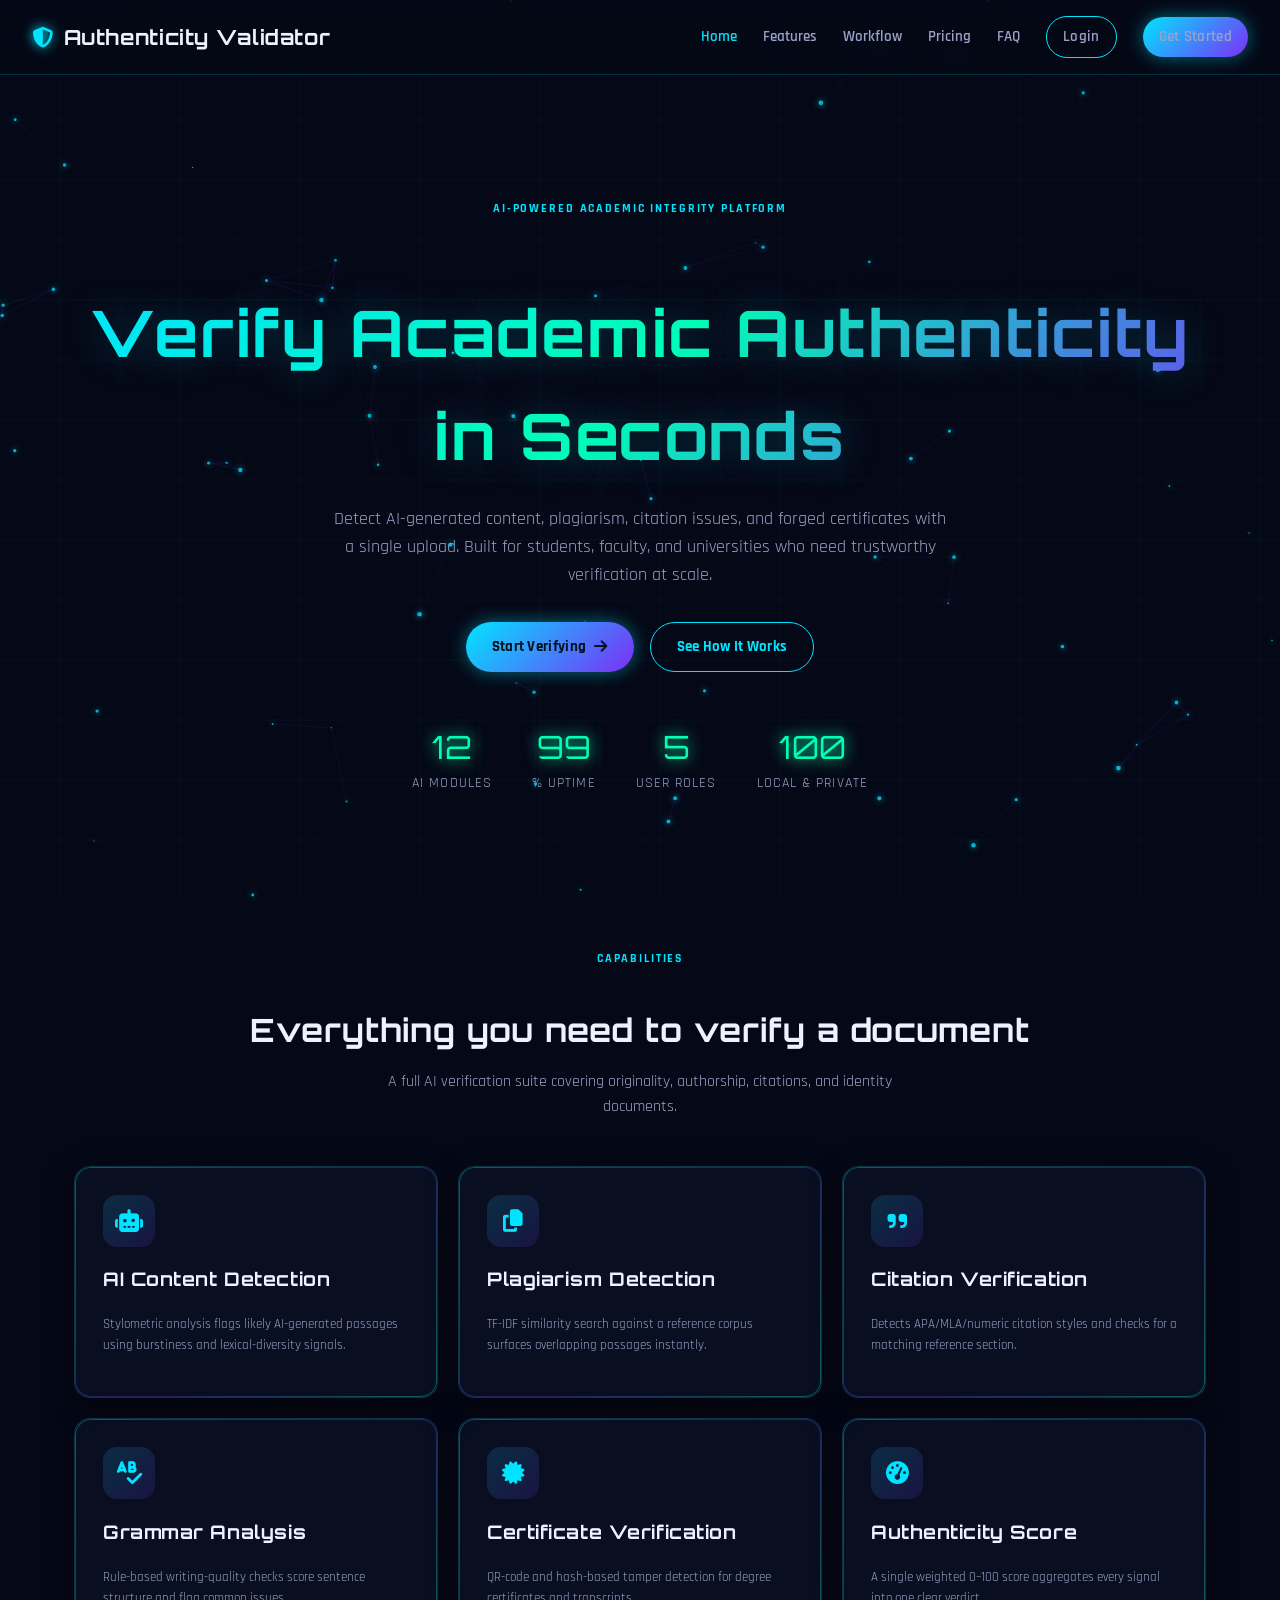
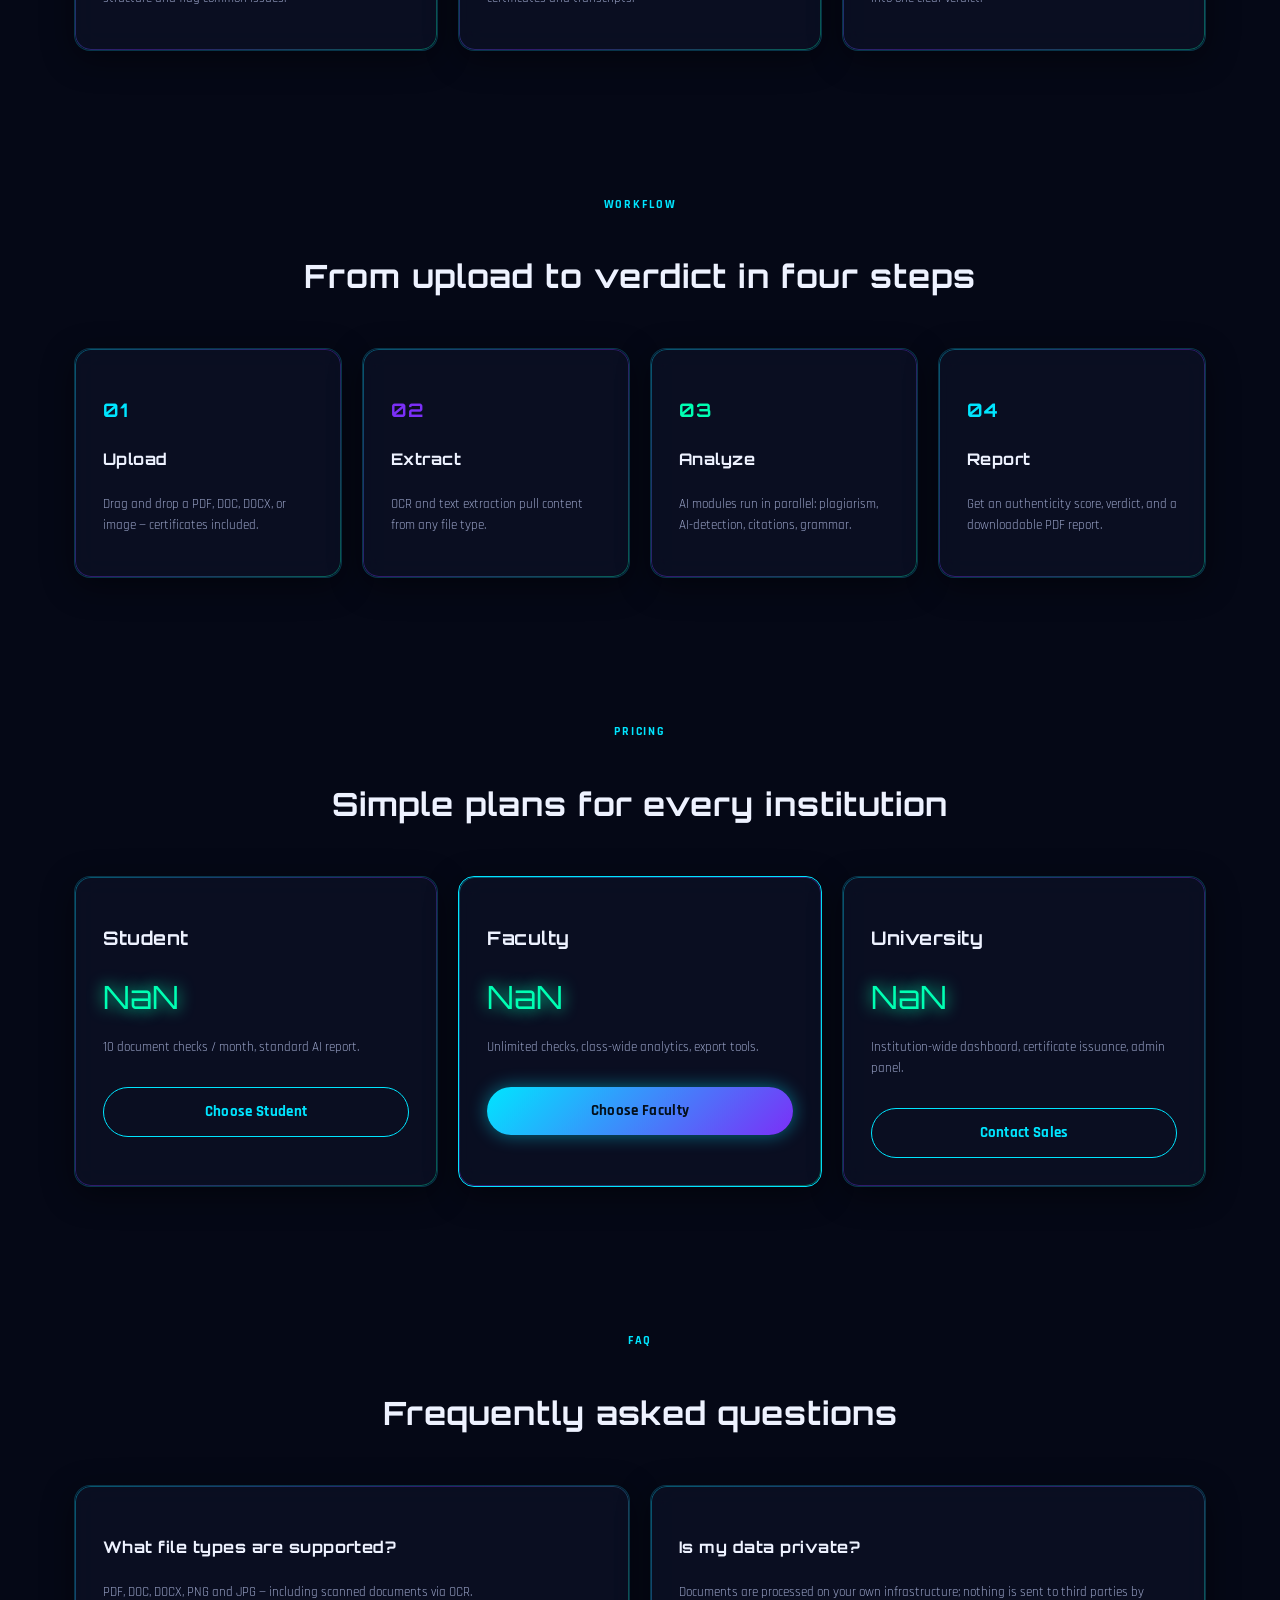
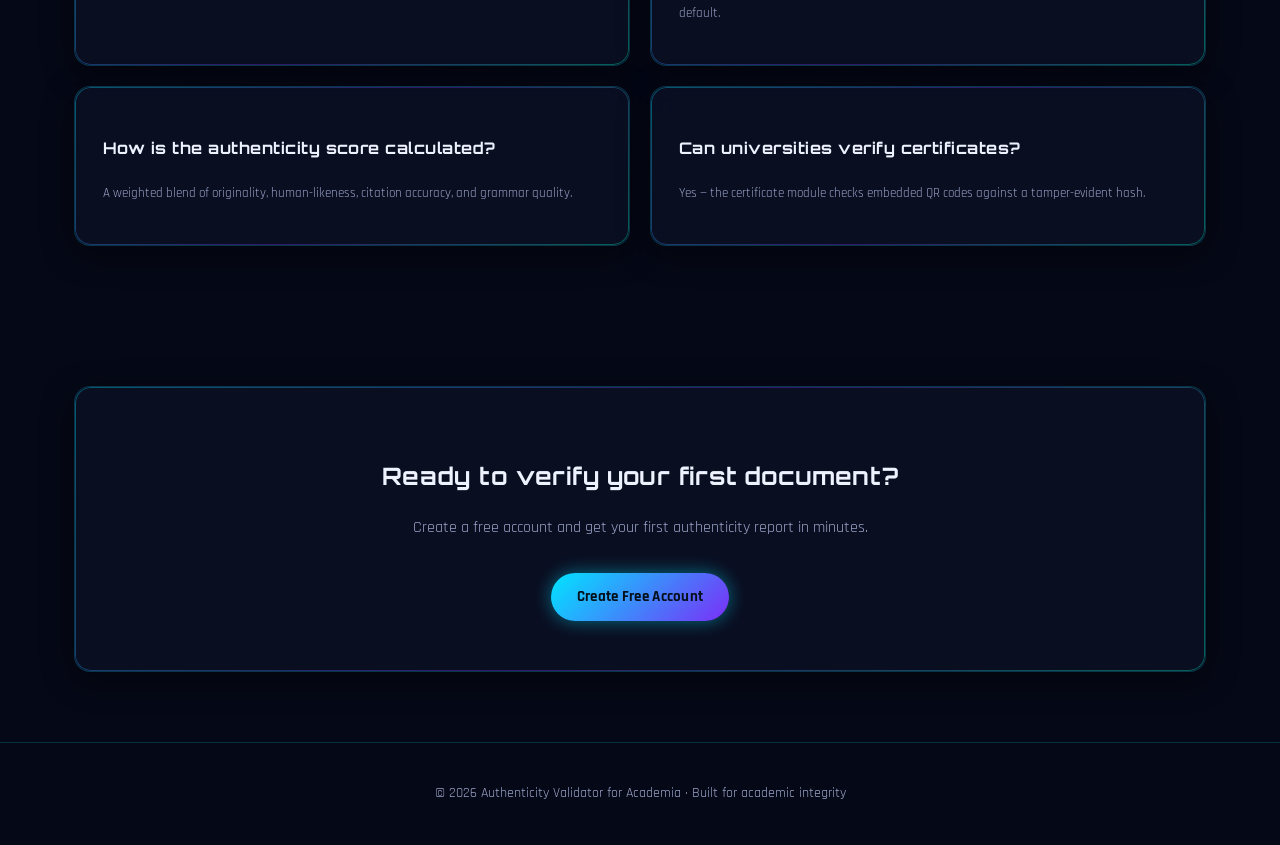
<file: index.html>
<!DOCTYPE html>
<html lang="en">
<head>
<meta charset="UTF-8">
<meta name="viewport" content="width=device-width, initial-scale=1.0">
<title>Authenticity Validator for Academia</title>
<link rel="preconnect" href="https://fonts.googleapis.com">
<link href="https://fonts.googleapis.com/css2?family=Orbitron:wght@600;800&family=Rajdhani:wght@400;500;600;700&display=swap" rel="stylesheet">
<link rel="stylesheet" href="https://cdnjs.cloudflare.com/ajax/libs/font-awesome/6.5.2/css/all.min.css">
<link rel="stylesheet" href="assets/css/style.css">
</head>
<body>
<canvas id="bg-canvas"></canvas>

<div class="page-content">
  <header class="navbar">
    <div class="brand"><i class="fa-solid fa-shield-halved"></i> Authenticity Validator</div>
    <button class="navbar-toggle" onclick="toggleNavbar()"><i class="fa-solid fa-bars"></i></button>
    <nav>
      <a href="index.html" class="active">Home</a>
      <a href="index.html#features">Features</a>
      <a href="index.html#workflow">Workflow</a>
      <a href="index.html#pricing">Pricing</a>
      <a href="index.html#faq">FAQ</a>
      <a href="login.html" class="btn btn-outline btn-sm">Login</a>
      <a href="register.html" class="btn btn-primary btn-sm">Get Started</a>
    </nav>
  </header>

  <section class="hero">
    <div class="container">
      <div class="eyebrow">AI-Powered Academic Integrity Platform</div>
      <h1 id="typed-heading">Verify Academic Authenticity<br>in Seconds</h1>
      <p class="lead">
        Detect AI-generated content, plagiarism, citation issues, and forged certificates
        with a single upload. Built for students, faculty, and universities who need
        trustworthy verification at scale.
      </p>
      <div class="cta-row">
        <a href="register.html" class="btn btn-primary">Start Verifying <i class="fa-solid fa-arrow-right"></i></a>
        <a href="index.html#workflow" class="btn btn-outline">See How It Works</a>
      </div>
      <div class="stat-row">
        <div class="stat-item"><div class="num" data-count="12">0</div><div class="label">AI Modules</div></div>
        <div class="stat-item"><div class="num" data-count="99">0</div><div class="label">% Uptime</div></div>
        <div class="stat-item"><div class="num" data-count="5">0</div><div class="label">User Roles</div></div>
        <div class="stat-item"><div class="num" data-count="100">0</div><div class="label">Local &amp; Private</div></div>
      </div>
    </div>
  </section>

  <section id="features">
    <div class="container">
      <div class="section-head">
        <div class="eyebrow">Capabilities</div>
        <h2 class="section-title">Everything you need to verify a document</h2>
        <p class="section-sub">A full AI verification suite covering originality, authorship, citations, and identity documents.</p>
      </div>
      <div class="grid grid-3">
        <div class="glass-card hoverable">
          <div class="feature-icon"><i class="fa-solid fa-robot"></i></div>
          <h3>AI Content Detection</h3>
          <p class="text-dim small">Stylometric analysis flags likely AI-generated passages using burstiness and lexical-diversity signals.</p>
        </div>
        <div class="glass-card hoverable">
          <div class="feature-icon"><i class="fa-solid fa-copy"></i></div>
          <h3>Plagiarism Detection</h3>
          <p class="text-dim small">TF-IDF similarity search against a reference corpus surfaces overlapping passages instantly.</p>
        </div>
        <div class="glass-card hoverable">
          <div class="feature-icon"><i class="fa-solid fa-quote-right"></i></div>
          <h3>Citation Verification</h3>
          <p class="text-dim small">Detects APA/MLA/numeric citation styles and checks for a matching reference section.</p>
        </div>
        <div class="glass-card hoverable">
          <div class="feature-icon"><i class="fa-solid fa-spell-check"></i></div>
          <h3>Grammar Analysis</h3>
          <p class="text-dim small">Rule-based writing-quality checks score sentence structure and flag common issues.</p>
        </div>
        <div class="glass-card hoverable">
          <div class="feature-icon"><i class="fa-solid fa-certificate"></i></div>
          <h3>Certificate Verification</h3>
          <p class="text-dim small">QR-code and hash-based tamper detection for degree certificates and transcripts.</p>
        </div>
        <div class="glass-card hoverable">
          <div class="feature-icon"><i class="fa-solid fa-gauge-high"></i></div>
          <h3>Authenticity Score</h3>
          <p class="text-dim small">A single weighted 0–100 score aggregates every signal into one clear verdict.</p>
        </div>
      </div>
    </div>
  </section>

  <section id="workflow">
    <div class="container">
      <div class="section-head">
        <div class="eyebrow">Workflow</div>
        <h2 class="section-title">From upload to verdict in four steps</h2>
      </div>
      <div class="grid grid-4">
        <div class="glass-card hoverable"><h3 style="color:var(--primary)">01</h3><h4>Upload</h4><p class="text-dim small">Drag and drop a PDF, DOC, DOCX, or image — certificates included.</p></div>
        <div class="glass-card hoverable"><h3 style="color:var(--secondary)">02</h3><h4>Extract</h4><p class="text-dim small">OCR and text extraction pull content from any file type.</p></div>
        <div class="glass-card hoverable"><h3 style="color:var(--accent)">03</h3><h4>Analyze</h4><p class="text-dim small">AI modules run in parallel: plagiarism, AI-detection, citations, grammar.</p></div>
        <div class="glass-card hoverable"><h3 style="color:var(--primary)">04</h3><h4>Report</h4><p class="text-dim small">Get an authenticity score, verdict, and a downloadable PDF report.</p></div>
      </div>
    </div>
  </section>

  <section id="pricing">
    <div class="container">
      <div class="section-head">
        <div class="eyebrow">Pricing</div>
        <h2 class="section-title">Simple plans for every institution</h2>
      </div>
      <div class="grid grid-3">
        <div class="glass-card hoverable">
          <h3>Student</h3>
          <div class="stat-item" style="text-align:left;margin:10px 0;"><span class="num" style="font-size:2rem;">Free</span></div>
          <p class="text-dim small">10 document checks / month, standard AI report.</p>
          <a href="register.html" class="btn btn-outline btn-block mt-2">Choose Student</a>
        </div>
        <div class="glass-card hoverable" style="border-color:var(--primary);">
          <h3>Faculty</h3>
          <div class="stat-item" style="text-align:left;margin:10px 0;"><span class="num" style="font-size:2rem;">₹999/mo</span></div>
          <p class="text-dim small">Unlimited checks, class-wide analytics, export tools.</p>
          <a href="register.html" class="btn btn-primary btn-block mt-2">Choose Faculty</a>
        </div>
        <div class="glass-card hoverable">
          <h3>University</h3>
          <div class="stat-item" style="text-align:left;margin:10px 0;"><span class="num" style="font-size:2rem;">Custom</span></div>
          <p class="text-dim small">Institution-wide dashboard, certificate issuance, admin panel.</p>
          <a href="register.html" class="btn btn-outline btn-block mt-2">Contact Sales</a>
        </div>
      </div>
    </div>
  </section>

  <section id="faq">
    <div class="container">
      <div class="section-head">
        <div class="eyebrow">FAQ</div>
        <h2 class="section-title">Frequently asked questions</h2>
      </div>
      <div class="grid grid-2">
        <div class="glass-card"><h4>What file types are supported?</h4><p class="text-dim small">PDF, DOC, DOCX, PNG and JPG — including scanned documents via OCR.</p></div>
        <div class="glass-card"><h4>Is my data private?</h4><p class="text-dim small">Documents are processed on your own infrastructure; nothing is sent to third parties by default.</p></div>
        <div class="glass-card"><h4>How is the authenticity score calculated?</h4><p class="text-dim small">A weighted blend of originality, human-likeness, citation accuracy, and grammar quality.</p></div>
        <div class="glass-card"><h4>Can universities verify certificates?</h4><p class="text-dim small">Yes — the certificate module checks embedded QR codes against a tamper-evident hash.</p></div>
      </div>
    </div>
  </section>

  <section id="contact">
    <div class="container">
      <div class="glass-card" style="text-align:center;padding:50px;">
        <h2>Ready to verify your first document?</h2>
        <p class="text-dim">Create a free account and get your first authenticity report in minutes.</p>
        <a href="register.html" class="btn btn-primary mt-2">Create Free Account</a>
      </div>
    </div>
  </section>

  <footer>
    <div class="container">
      &copy; 2026 Authenticity Validator for Academia · Built for academic integrity
    </div>
  </footer>
</div>

<script src="assets/js/background.js"></script>
<script src="assets/js/store.js"></script>
<script src="assets/js/ai-engine.js"></script>
<script src="assets/js/api.js"></script>
<script src="assets/js/ui.js"></script>
<script>
  // Typed-style heading animation (no external dep required)
  const heading = document.getElementById("typed-heading");
  // Animated counters
  document.querySelectorAll(".stat-item .num").forEach(el => {
    const target = parseInt(el.dataset.count, 10);
    let cur = 0;
    const step = Math.max(1, Math.ceil(target / 40));
    const timer = setInterval(() => {
      cur += step;
      if (cur >= target) { cur = target; clearInterval(timer); }
      el.textContent = cur;
    }, 30);
  });
</script>
</body>
</html>
</file>
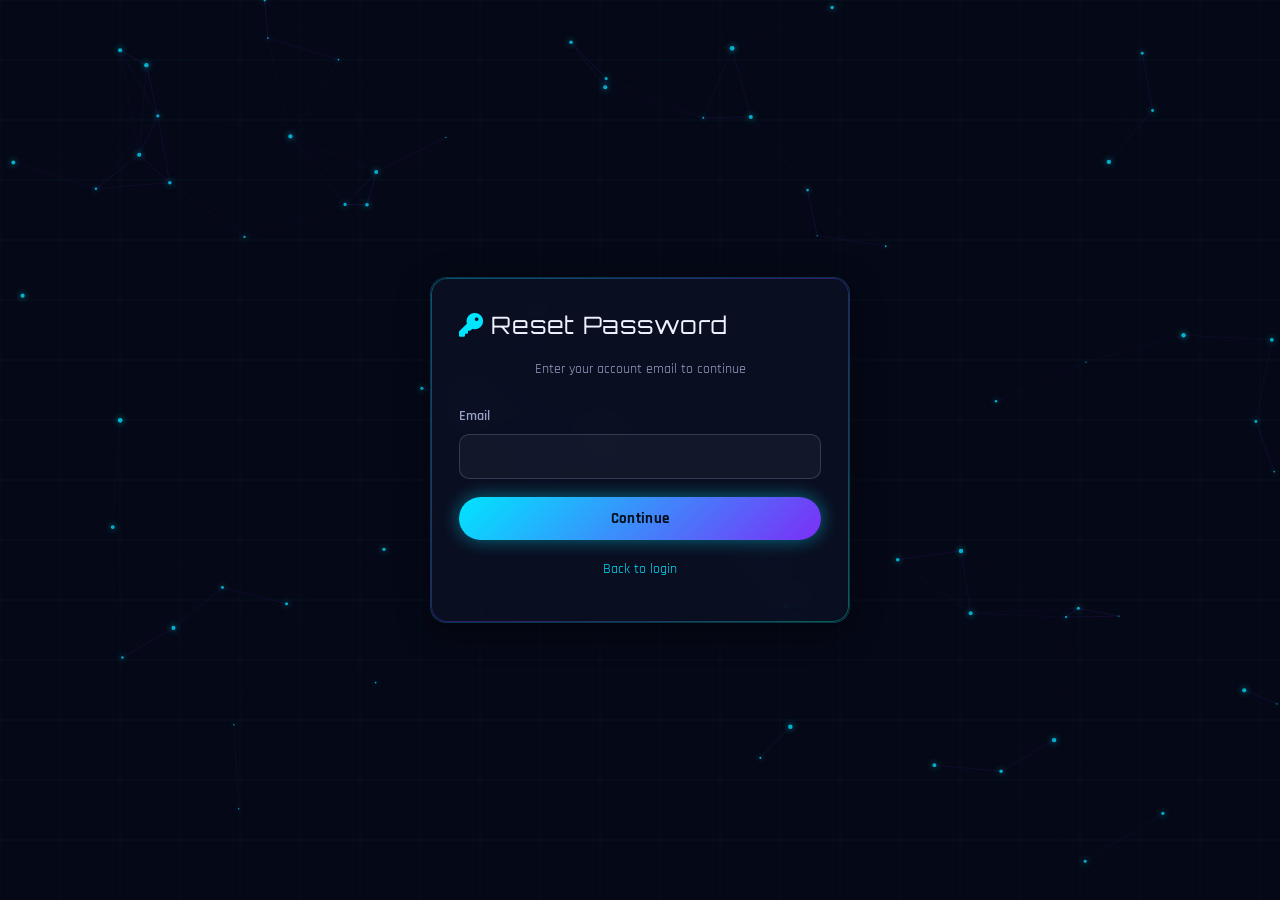
<file: forgot-password.html>
<!DOCTYPE html>
<html lang="en">
<head>
<meta charset="UTF-8">
<meta name="viewport" content="width=device-width, initial-scale=1.0">
<title>Forgot Password — Authenticity Validator</title>
<link href="https://fonts.googleapis.com/css2?family=Orbitron:wght@600;800&family=Rajdhani:wght@400;500;600;700&display=swap" rel="stylesheet">
<link rel="stylesheet" href="https://cdnjs.cloudflare.com/ajax/libs/font-awesome/6.5.2/css/all.min.css">
<link rel="stylesheet" href="assets/css/style.css">
</head>
<body>
<canvas id="bg-canvas"></canvas>
<div class="page-content auth-shell">
  <div class="auth-card">
    <div class="glass-card" id="request-panel">
      <div class="brand"><i class="fa-solid fa-key" style="color:var(--primary)"></i> Reset Password</div>
      <p class="auth-sub">Enter your account email to continue</p>
      <form id="request-form">
        <div class="form-group">
          <label>Email</label>
          <input type="email" id="email" required>
        </div>
        <button class="btn btn-primary btn-block" id="request-btn">Continue</button>
      </form>
      <p class="auth-footer"><a href="login.html">Back to login</a></p>
    </div>

    <div class="glass-card hidden" id="reset-panel">
      <h3>Enter new password</h3>
      <div class="form-group"><label>New Password</label><input type="password" id="new_password"></div>
      <button class="btn btn-accent btn-block" id="reset-btn">Reset Password</button>
    </div>
  </div>
</div>

<script src="assets/js/background.js"></script>
<script src="assets/js/store.js"></script>
<script src="assets/js/ai-engine.js"></script>
<script src="assets/js/api.js"></script>
<script src="assets/js/ui.js"></script>
<script>
  let pendingEmail = "";
  document.getElementById("request-form").addEventListener("submit", async (e) => {
    e.preventDefault();
    pendingEmail = document.getElementById("email").value.trim();
    const { ok, data } = await Api.forgotPassword({ email: pendingEmail });
    if (ok) {
      document.getElementById("request-panel").classList.add("hidden");
      document.getElementById("reset-panel").classList.remove("hidden");
    } else {
      showToast(data.message || "Something went wrong", "error");
    }
  });

  document.getElementById("reset-btn").addEventListener("click", async () => {
    const new_password = document.getElementById("new_password").value;
    const { ok, data } = await Api.resetPassword({ email: pendingEmail, new_password });
    if (ok) {
      showToast("Password reset! Redirecting to login...");
      setTimeout(() => window.location.href = "login.html", 800);
    } else {
      showToast(data.message || "Reset failed", "error");
    }
  });
</script>
</body>
</html>
</file>
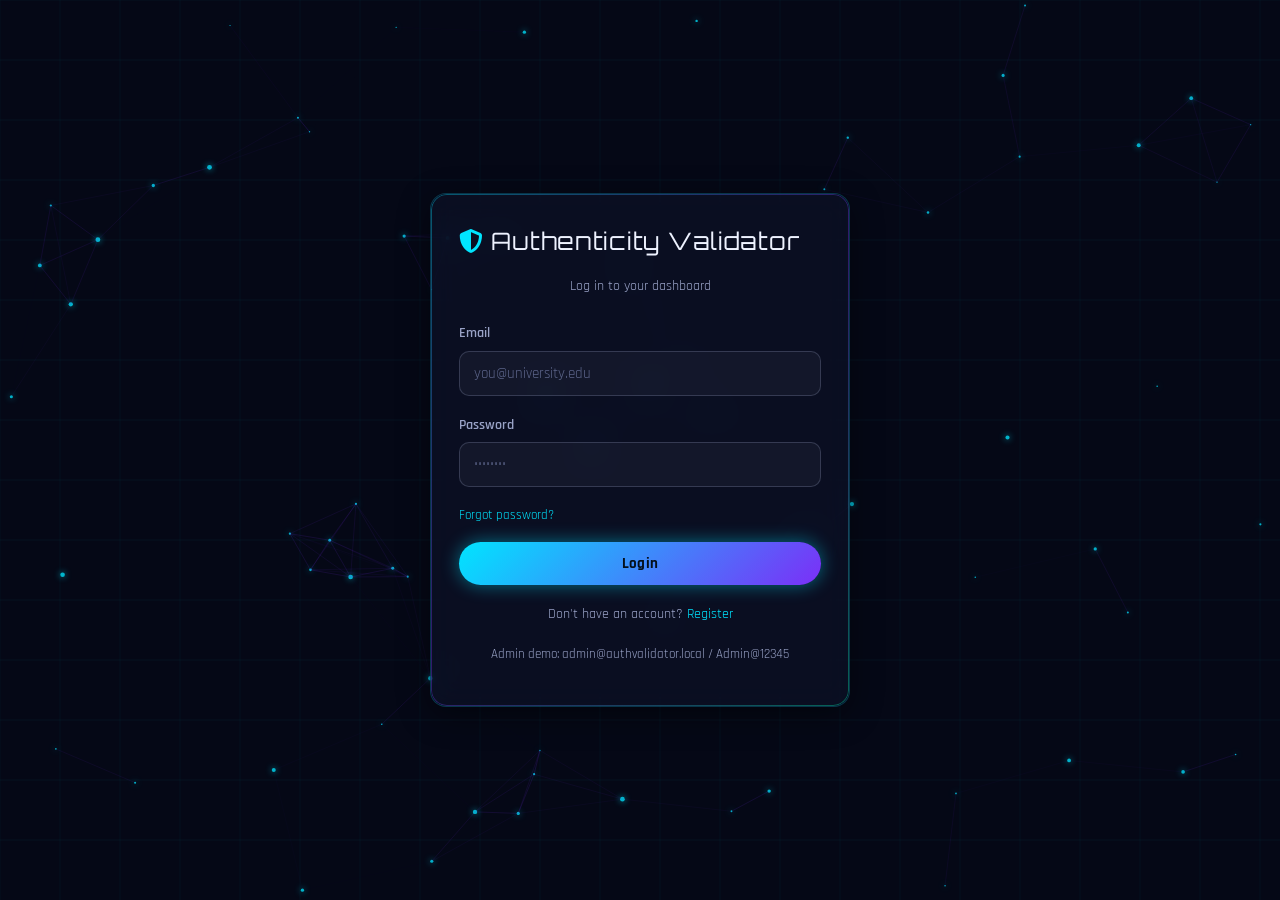
<file: login.html>
<!DOCTYPE html>
<html lang="en">
<head>
<meta charset="UTF-8">
<meta name="viewport" content="width=device-width, initial-scale=1.0">
<title>Login — Authenticity Validator</title>
<link href="https://fonts.googleapis.com/css2?family=Orbitron:wght@600;800&family=Rajdhani:wght@400;500;600;700&display=swap" rel="stylesheet">
<link rel="stylesheet" href="https://cdnjs.cloudflare.com/ajax/libs/font-awesome/6.5.2/css/all.min.css">
<link rel="stylesheet" href="assets/css/style.css">
</head>
<body>
<canvas id="bg-canvas"></canvas>
<div class="page-content auth-shell">
  <div class="auth-card">
    <div class="glass-card">
      <div class="brand"><i class="fa-solid fa-shield-halved" style="color:var(--primary)"></i> Authenticity Validator</div>
      <p class="auth-sub">Log in to your dashboard</p>

      <form id="login-form">
        <div class="form-group">
          <label>Email</label>
          <input type="email" id="email" placeholder="you@university.edu" required>
        </div>
        <div class="form-group">
          <label>Password</label>
          <input type="password" id="password" placeholder="••••••••" required>
        </div>
        <div class="flex justify-between items-center mb-2">
          <a href="forgot-password.html" class="small">Forgot password?</a>
        </div>
        <button type="submit" class="btn btn-primary btn-block" id="login-btn">Login</button>
      </form>

      <p class="auth-footer">Don't have an account? <a href="register.html">Register</a></p>
      <p class="auth-footer small">Admin demo: admin@authvalidator.local / Admin@12345</p>
    </div>
  </div>
</div>

<script src="assets/js/background.js"></script>
<script src="assets/js/store.js"></script>
<script src="assets/js/ai-engine.js"></script>
<script src="assets/js/api.js"></script>
<script src="assets/js/ui.js"></script>
<script>
  document.getElementById("login-form").addEventListener("submit", async (e) => {
    e.preventDefault();
    const btn = document.getElementById("login-btn");
    btn.disabled = true; btn.textContent = "Logging in...";

    const { ok, data } = await Api.login({
      email: document.getElementById("email").value.trim(),
      password: document.getElementById("password").value,
    });

    if (ok) {
      setToken(data.token);
      setUser(data.user);
      showToast("Welcome back, " + data.user.full_name);
      setTimeout(() => window.location.href = "dashboard.html", 500);
    } else {
      showToast(data.message || "Login failed", "error");
      btn.disabled = false; btn.textContent = "Login";
    }
  });
</script>
</body>
</html>
</file>
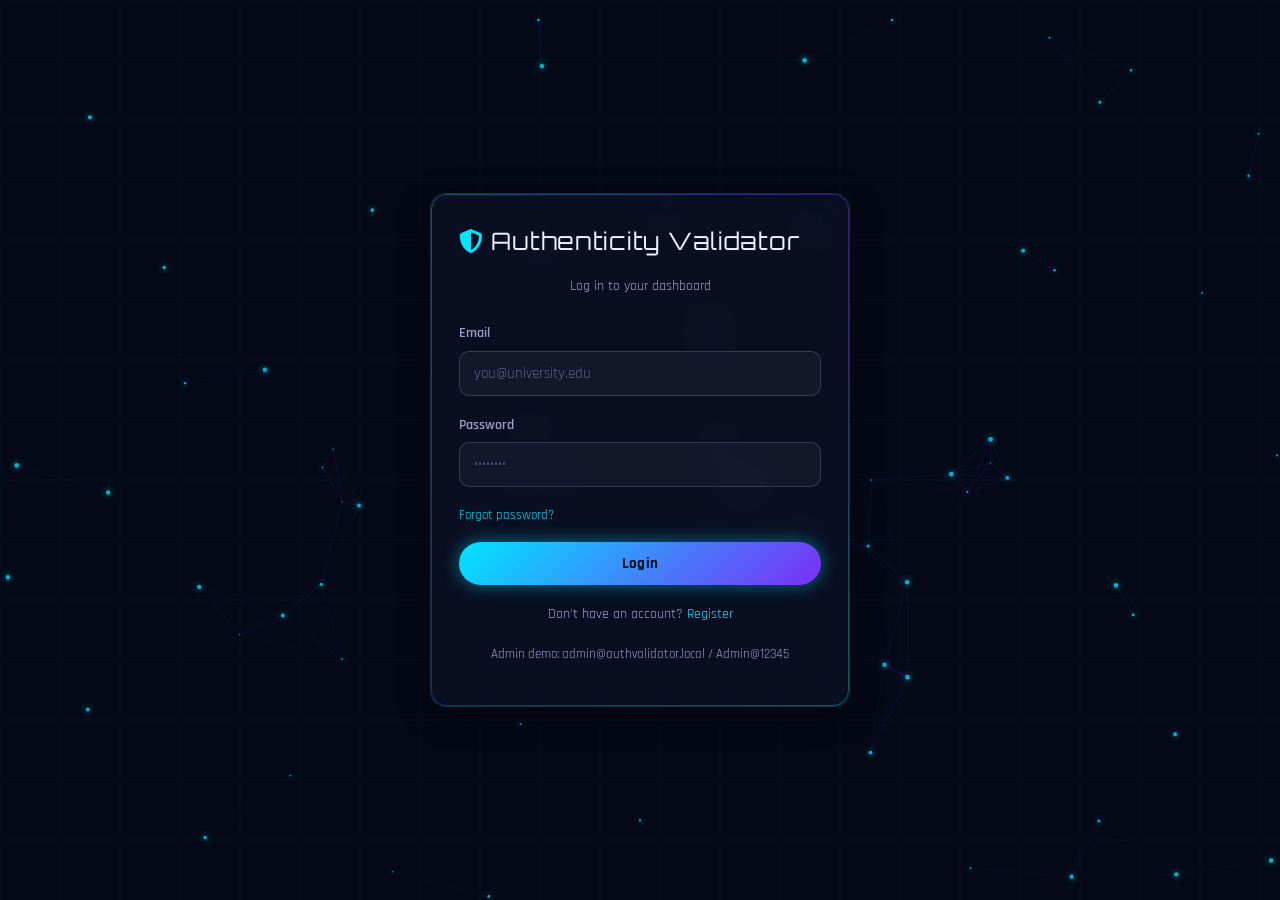
<file: profile.html>
<!DOCTYPE html>
<html lang="en">
<head>
<meta charset="UTF-8">
<meta name="viewport" content="width=device-width, initial-scale=1.0">
<title>Profile — Authenticity Validator</title>
<link href="https://fonts.googleapis.com/css2?family=Orbitron:wght@600;800&family=Rajdhani:wght@400;500;600;700&display=swap" rel="stylesheet">
<link rel="stylesheet" href="https://cdnjs.cloudflare.com/ajax/libs/font-awesome/6.5.2/css/all.min.css">
<link rel="stylesheet" href="assets/css/style.css">
</head>
<body>
<canvas id="bg-canvas"></canvas>
<div class="page-content app-shell">

  <aside class="sidebar" id="sidebar">
    <div class="brand"><i class="fa-solid fa-shield-halved" style="color:var(--primary)"></i> Auth Validator</div>
    <a href="dashboard.html"><i class="fa-solid fa-gauge-high"></i> Dashboard</a>
    <a href="upload.html"><i class="fa-solid fa-upload"></i> Upload</a>
    <a href="history.html"><i class="fa-solid fa-clock-rotate-left"></i> History</a>
    <a href="reports.html"><i class="fa-solid fa-file-lines"></i> Reports</a>
    <div class="sidebar-section-label">Account</div>
    <a href="profile.html" class="active"><i class="fa-solid fa-user"></i> Profile</a>
    <a href="settings.html"><i class="fa-solid fa-gear"></i> Settings</a>
    <a href="#" onclick="logout()" style="color:var(--danger);margin-top:20px;"><i class="fa-solid fa-right-from-bracket"></i> Logout</a>
  </aside>

  <main class="main-panel">
    <div class="topbar">
      <div class="flex items-center gap-2">
        <button class="mobile-sidebar-toggle" onclick="toggleSidebar()"><i class="fa-solid fa-bars"></i></button>
        <h2>Profile</h2>
      </div>
      <div class="user-chip" data-user-chip></div>
    </div>

    <div class="panel-body">
      <div class="glass-card" style="max-width:520px;">
        <div class="text-center mb-3">
          <div class="avatar" style="width:80px;height:80px;font-size:2rem;margin:0 auto 14px;" id="big-avatar"></div>
          <h3 id="profile-name"></h3>
          <p class="text-dim small" id="profile-role" style="text-transform:capitalize;"></p>
        </div>
        <div class="form-group"><label>Full Name</label><input type="text" id="p-name" disabled></div>
        <div class="form-group"><label>Email</label><input type="email" id="p-email" disabled></div>
        <div class="form-group"><label>University</label><input type="text" id="p-university" disabled></div>
        <div class="form-group"><label>Account Verified</label><input type="text" id="p-verified" disabled></div>
      </div>
    </div>
  </main>
</div>

<script src="assets/js/background.js"></script>
<script src="assets/js/store.js"></script>
<script src="assets/js/ai-engine.js"></script>
<script src="assets/js/api.js"></script>
<script src="assets/js/ui.js"></script>
<script>
  requireAuth();
  initNavbarUser();
  const user = getUser();
  if (user) {
    document.getElementById("big-avatar").textContent = user.full_name.charAt(0).toUpperCase();
    document.getElementById("profile-name").textContent = user.full_name;
    document.getElementById("profile-role").textContent = user.role.replace("_", " ");
    document.getElementById("p-name").value = user.full_name;
    document.getElementById("p-email").value = user.email;
    document.getElementById("p-university").value = user.university || "—";
    document.getElementById("p-verified").value = user.is_verified ? "Yes" : "No";
  }
</script>
</body>
</html>
</file>
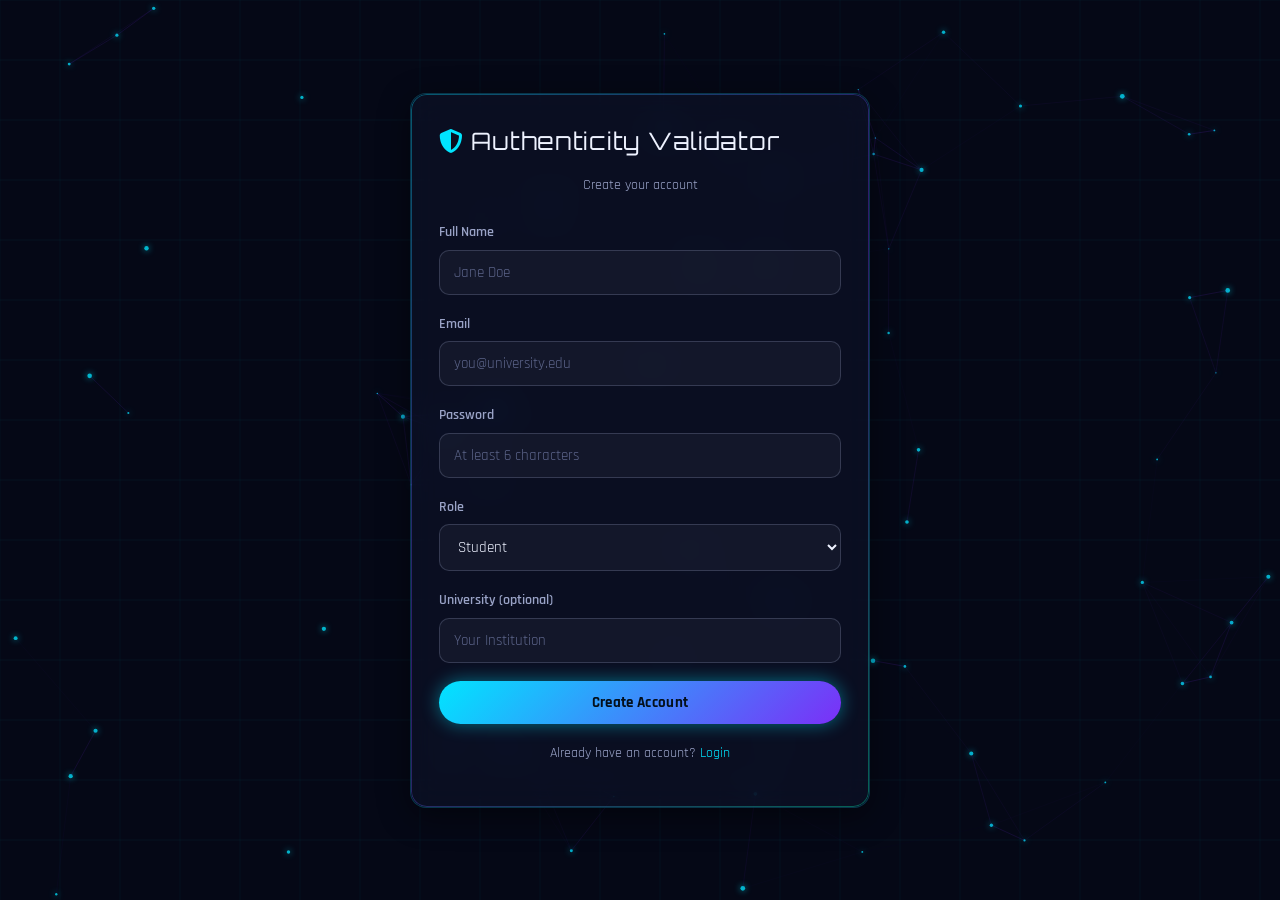
<file: register.html>
<!DOCTYPE html>
<html lang="en">
<head>
<meta charset="UTF-8">
<meta name="viewport" content="width=device-width, initial-scale=1.0">
<title>Register — Authenticity Validator</title>
<link href="https://fonts.googleapis.com/css2?family=Orbitron:wght@600;800&family=Rajdhani:wght@400;500;600;700&display=swap" rel="stylesheet">
<link rel="stylesheet" href="https://cdnjs.cloudflare.com/ajax/libs/font-awesome/6.5.2/css/all.min.css">
<link rel="stylesheet" href="assets/css/style.css">
</head>
<body>
<canvas id="bg-canvas"></canvas>
<div class="page-content auth-shell">
  <div class="auth-card" style="max-width:460px;">
    <div class="glass-card" id="register-panel">
      <div class="brand"><i class="fa-solid fa-shield-halved" style="color:var(--primary)"></i> Authenticity Validator</div>
      <p class="auth-sub">Create your account</p>

      <form id="register-form">
        <div class="form-group">
          <label>Full Name</label>
          <input type="text" id="full_name" placeholder="Jane Doe" required>
        </div>
        <div class="form-group">
          <label>Email</label>
          <input type="email" id="email" placeholder="you@university.edu" required>
        </div>
        <div class="form-group">
          <label>Password</label>
          <input type="password" id="password" placeholder="At least 6 characters" required>
        </div>
        <div class="form-group">
          <label>Role</label>
          <select id="role">
            <option value="student">Student</option>
            <option value="faculty">Faculty</option>
            <option value="university">University</option>
          </select>
        </div>
        <div class="form-group">
          <label>University (optional)</label>
          <input type="text" id="university" placeholder="Your Institution">
        </div>
        <button type="submit" class="btn btn-primary btn-block" id="register-btn">Create Account</button>
      </form>
      <p class="auth-footer">Already have an account? <a href="login.html">Login</a></p>
    </div>
  </div>
</div>

<script src="assets/js/background.js"></script>
<script src="assets/js/store.js"></script>
<script src="assets/js/ai-engine.js"></script>
<script src="assets/js/api.js"></script>
<script src="assets/js/ui.js"></script>
<script>
  document.getElementById("register-form").addEventListener("submit", async (e) => {
    e.preventDefault();
    const btn = document.getElementById("register-btn");
    btn.disabled = true; btn.textContent = "Creating account...";

    const payload = {
      full_name: document.getElementById("full_name").value.trim(),
      email: document.getElementById("email").value.trim(),
      password: document.getElementById("password").value,
      role: document.getElementById("role").value,
      university: document.getElementById("university").value.trim() || null,
    };

    const { ok, data } = await Api.register(payload);
    if (ok) {
      showToast("Account created! Redirecting to login...");
      setTimeout(() => window.location.href = "login.html", 800);
    } else {
      showToast(data.message || "Registration failed", "error");
      btn.disabled = false; btn.textContent = "Create Account";
    }
  });
</script>
</body>
</html>
</file>
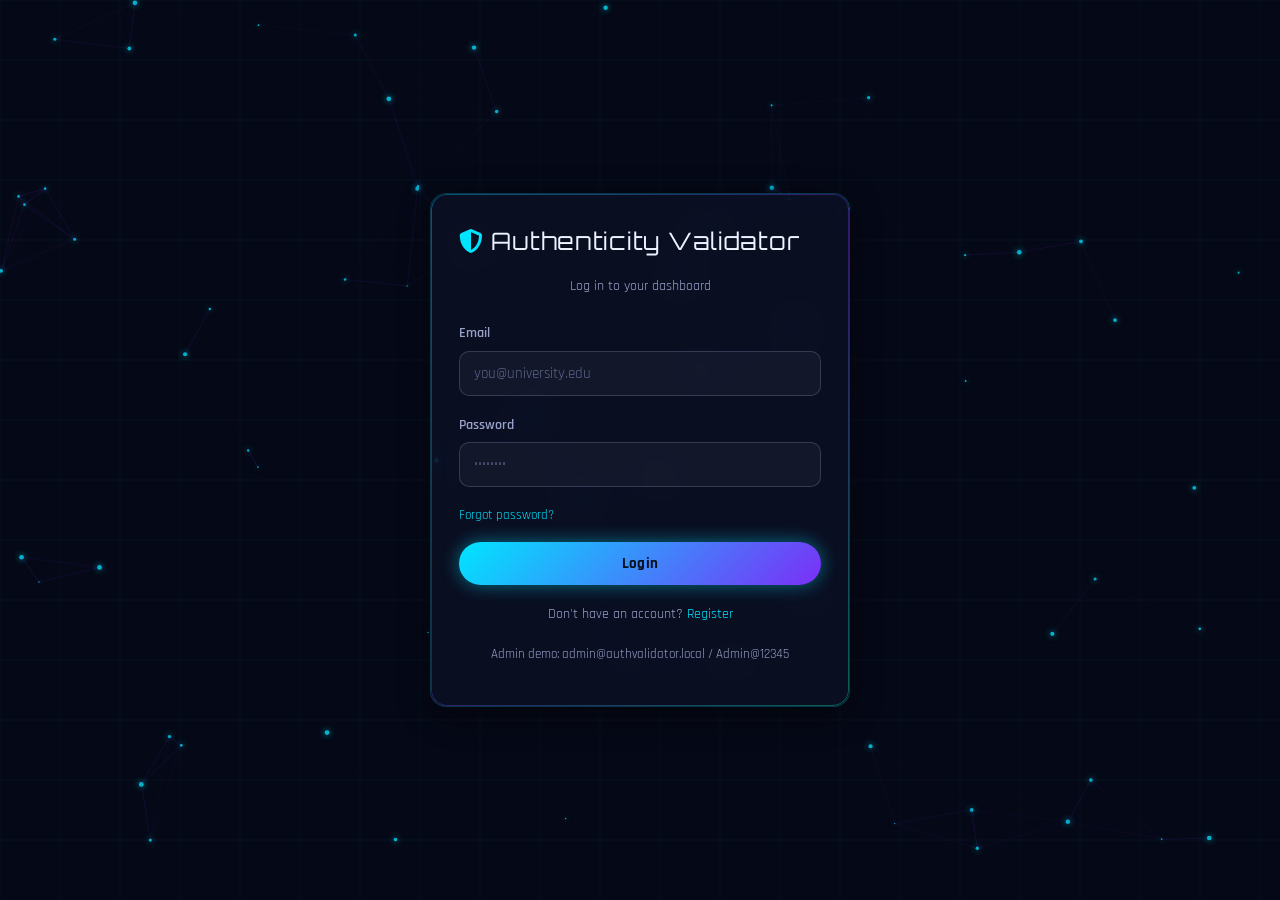
<file: settings.html>
<!DOCTYPE html>
<html lang="en">
<head>
<meta charset="UTF-8">
<meta name="viewport" content="width=device-width, initial-scale=1.0">
<title>Settings — Authenticity Validator</title>
<link href="https://fonts.googleapis.com/css2?family=Orbitron:wght@600;800&family=Rajdhani:wght@400;500;600;700&display=swap" rel="stylesheet">
<link rel="stylesheet" href="https://cdnjs.cloudflare.com/ajax/libs/font-awesome/6.5.2/css/all.min.css">
<link rel="stylesheet" href="assets/css/style.css">
</head>
<body>
<canvas id="bg-canvas"></canvas>
<div class="page-content app-shell">

  <aside class="sidebar" id="sidebar">
    <div class="brand"><i class="fa-solid fa-shield-halved" style="color:var(--primary)"></i> Auth Validator</div>
    <a href="dashboard.html"><i class="fa-solid fa-gauge-high"></i> Dashboard</a>
    <a href="upload.html"><i class="fa-solid fa-upload"></i> Upload</a>
    <a href="history.html"><i class="fa-solid fa-clock-rotate-left"></i> History</a>
    <a href="reports.html"><i class="fa-solid fa-file-lines"></i> Reports</a>
    <div class="sidebar-section-label">Account</div>
    <a href="profile.html"><i class="fa-solid fa-user"></i> Profile</a>
    <a href="settings.html" class="active"><i class="fa-solid fa-gear"></i> Settings</a>
    <a href="#" onclick="logout()" style="color:var(--danger);margin-top:20px;"><i class="fa-solid fa-right-from-bracket"></i> Logout</a>
  </aside>

  <main class="main-panel">
    <div class="topbar">
      <div class="flex items-center gap-2">
        <button class="mobile-sidebar-toggle" onclick="toggleSidebar()"><i class="fa-solid fa-bars"></i></button>
        <h2>Settings</h2>
      </div>
      <div class="user-chip" data-user-chip></div>
    </div>

    <div class="panel-body">
      <div class="glass-card" style="max-width:520px;">
        <div class="flex justify-between items-center mb-3">
          <div>
            <strong>Dark Mode</strong>
            <p class="text-dim small" style="margin:4px 0 0;">The interface is cyberpunk-dark by default.</p>
          </div>
          <button class="dark-toggle" id="theme-toggle"><i class="fa-solid fa-moon"></i> Dark</button>
        </div>
        <div class="flex justify-between items-center mb-3">
          <div>
            <strong>Email Notifications</strong>
            <p class="text-dim small" style="margin:4px 0 0;">Get notified when a document finishes processing.</p>
          </div>
          <input type="checkbox" checked style="width:auto;">
        </div>
        <div class="flex justify-between items-center">
          <div>
            <strong>Change Password</strong>
            <p class="text-dim small" style="margin:4px 0 0;">Reset your password via email OTP.</p>
          </div>
          <a href="forgot-password.html" class="btn btn-outline btn-sm">Reset</a>
        </div>
      </div>
    </div>
  </main>
</div>

<script src="assets/js/background.js"></script>
<script src="assets/js/store.js"></script>
<script src="assets/js/ai-engine.js"></script>
<script src="assets/js/api.js"></script>
<script src="assets/js/ui.js"></script>
<script>
  requireAuth();
  initNavbarUser();

  // Simple light/dark class toggle — theme tokens for a "light" cyberpunk
  // variant can be extended in style.css under body.light-mode if desired.
  const toggle = document.getElementById("theme-toggle");
  toggle.addEventListener("click", () => {
    document.body.classList.toggle("light-mode");
    const isDark = !document.body.classList.contains("light-mode");
    toggle.innerHTML = isDark ? '<i class="fa-solid fa-moon"></i> Dark' : '<i class="fa-solid fa-sun"></i> Light';
    showToast(isDark ? "Dark mode enabled" : "Light mode enabled");
  });
</script>
</body>
</html>
</file>
<file: assets/css/style.css>
/* ==========================================================================
   Authenticity Validator — Cyberpunk Theme
   Background #050816 | Primary #00E5FF | Secondary #7B2FF7 | Accent #00FFB3
   ========================================================================== */

:root {
  --bg: #050816;
  --bg-elevated: #0a1024;
  --primary: #00e5ff;
  --secondary: #7b2ff7;
  --accent: #00ffb3;
  --text: #eef2ff;
  --text-dim: #9aa3c7;
  --danger: #ff4d6d;
  --warning: #ffb020;
  --glass-bg: rgba(15, 20, 45, 0.55);
  --glass-border: rgba(0, 229, 255, 0.18);
  --radius: 16px;
  --font-display: 'Orbitron', 'Rajdhani', sans-serif;
  --font-body: 'Rajdhani', 'Segoe UI', sans-serif;
}

* { box-sizing: border-box; }

html { scroll-behavior: smooth; }

body {
  margin: 0;
  background: var(--bg);
  color: var(--text);
  font-family: var(--font-body);
  font-size: 16px;
  line-height: 1.6;
  min-height: 100vh;
  position: relative;
  overflow-x: hidden;
}

/* Background canvas layers */
#bg-canvas, #particles-js {
  position: fixed;
  inset: 0;
  z-index: 0;
  pointer-events: none;
}

.page-content { position: relative; z-index: 1; }

h1, h2, h3, h4, .brand {
  font-family: var(--font-display);
  letter-spacing: 0.03em;
  color: var(--text);
}

a { color: var(--primary); text-decoration: none; }

::selection { background: var(--secondary); color: white; }

::-webkit-scrollbar { width: 8px; }
::-webkit-scrollbar-track { background: var(--bg); }
::-webkit-scrollbar-thumb { background: var(--secondary); border-radius: 8px; }

/* ---------- Layout helpers ---------- */
.container { max-width: 1180px; margin: 0 auto; padding: 0 24px; }
.grid { display: grid; gap: 20px; }
.grid-2 { grid-template-columns: repeat(2, 1fr); }
.grid-3 { grid-template-columns: repeat(3, 1fr); }
.grid-4 { grid-template-columns: repeat(4, 1fr); }
@media (max-width: 900px) {
  .grid-2, .grid-3, .grid-4 { grid-template-columns: 1fr 1fr; }
}
@media (max-width: 600px) {
  .grid-2, .grid-3, .grid-4 { grid-template-columns: 1fr; }
}

/* ---------- Glassmorphism card ---------- */
.glass-card {
  background: var(--glass-bg);
  border: 1px solid var(--glass-border);
  border-radius: var(--radius);
  backdrop-filter: blur(14px);
  -webkit-backdrop-filter: blur(14px);
  box-shadow: 0 8px 32px rgba(0, 0, 0, 0.45);
  padding: 28px;
  position: relative;
  overflow: hidden;
}

.glass-card::before {
  content: '';
  position: absolute;
  inset: 0;
  padding: 1px;
  border-radius: var(--radius);
  background: linear-gradient(135deg, var(--primary), var(--secondary), var(--accent));
  -webkit-mask: linear-gradient(#fff 0 0) content-box, linear-gradient(#fff 0 0);
  -webkit-mask-composite: xor;
  mask-composite: exclude;
  opacity: 0.35;
  pointer-events: none;
}

.glass-card.hoverable { transition: transform .25s ease, box-shadow .25s ease; }
.glass-card.hoverable:hover {
  transform: translateY(-4px);
  box-shadow: 0 12px 40px rgba(0, 229, 255, 0.18);
}

/* ---------- Navbar ---------- */
.navbar {
  position: sticky;
  top: 0;
  z-index: 50;
  display: flex;
  align-items: center;
  justify-content: space-between;
  padding: 16px 32px;
  background: rgba(5, 8, 22, 0.75);
  backdrop-filter: blur(12px);
  border-bottom: 1px solid var(--glass-border);
}

.navbar .brand {
  font-size: 1.3rem;
  font-weight: 700;
  display: flex;
  align-items: center;
  gap: 10px;
}
.navbar .brand i { color: var(--primary); text-shadow: 0 0 12px var(--primary); }

.navbar nav { display: flex; gap: 26px; align-items: center; }
.navbar nav a {
  color: var(--text-dim);
  font-weight: 600;
  font-size: 0.95rem;
  transition: color .2s;
}
.navbar nav a:hover, .navbar nav a.active { color: var(--primary); }

.navbar-toggle { display: none; background: none; border: none; color: var(--text); font-size: 1.4rem; cursor: pointer; }
@media (max-width: 860px) {
  .navbar nav { display: none; }
  .navbar-toggle { display: block; }
  .navbar nav.open {
    display: flex; flex-direction: column; position: absolute; top: 64px; right: 0; left: 0;
    background: var(--bg-elevated); padding: 20px; border-bottom: 1px solid var(--glass-border);
  }
}

/* ---------- Buttons ---------- */
.btn {
  display: inline-flex;
  align-items: center;
  justify-content: center;
  gap: 8px;
  padding: 12px 26px;
  border-radius: 999px;
  border: none;
  font-family: var(--font-body);
  font-weight: 700;
  font-size: 0.95rem;
  letter-spacing: 0.02em;
  cursor: pointer;
  transition: transform .2s ease, box-shadow .2s ease, opacity .2s;
  text-decoration: none;
}
.btn:active { transform: scale(0.97); }

.btn-primary {
  background: linear-gradient(135deg, var(--primary), var(--secondary));
  color: #04101c;
  box-shadow: 0 0 18px rgba(0, 229, 255, 0.45);
}
.btn-primary:hover { box-shadow: 0 0 28px rgba(0, 229, 255, 0.75); transform: translateY(-2px); }

.btn-outline {
  background: transparent;
  border: 1.5px solid var(--primary);
  color: var(--primary);
}
.btn-outline:hover { background: rgba(0, 229, 255, 0.1); box-shadow: 0 0 18px rgba(0, 229, 255, 0.3); }

.btn-accent {
  background: linear-gradient(135deg, var(--accent), var(--primary));
  color: #04101c;
}

.btn-danger { background: linear-gradient(135deg, var(--danger), #a3273f); color: white; }
.btn-block { width: 100%; }
.btn:disabled { opacity: 0.5; cursor: not-allowed; }
.btn-sm { padding: 8px 16px; font-size: 0.8rem; }

/* ---------- Forms ---------- */
.form-group { margin-bottom: 18px; }
label { display: block; margin-bottom: 6px; font-weight: 600; color: var(--text-dim); font-size: 0.88rem; }

input, select, textarea {
  width: 100%;
  padding: 12px 14px;
  border-radius: 10px;
  border: 1px solid rgba(154, 163, 199, 0.25);
  background: rgba(255, 255, 255, 0.04);
  color: var(--text);
  font-family: var(--font-body);
  font-size: 0.95rem;
  transition: border-color .2s, box-shadow .2s;
}
input:focus, select:focus, textarea:focus {
  outline: none;
  border-color: var(--primary);
  box-shadow: 0 0 0 3px rgba(0, 229, 255, 0.15);
}
input::placeholder { color: #5c6489; }

.auth-shell {
  min-height: 100vh;
  display: flex;
  align-items: center;
  justify-content: center;
  padding: 40px 20px;
}
.auth-card { width: 100%; max-width: 420px; }
.auth-card .brand { justify-content: center; margin-bottom: 6px; font-size: 1.5rem; }
.auth-sub { text-align: center; color: var(--text-dim); margin-bottom: 24px; font-size: 0.9rem; }
.auth-footer { text-align: center; margin-top: 18px; font-size: 0.88rem; color: var(--text-dim); }

/* ---------- Hero ---------- */
.hero {
  padding: 120px 24px 80px;
  text-align: center;
  position: relative;
}
.hero h1 {
  font-size: clamp(2.2rem, 5vw, 4rem);
  margin-bottom: 18px;
  background: linear-gradient(135deg, var(--primary), var(--accent) 50%, var(--secondary));
  -webkit-background-clip: text;
  background-clip: text;
  color: transparent;
  text-shadow: 0 0 40px rgba(0, 229, 255, 0.25);
}
.hero p.lead { color: var(--text-dim); max-width: 620px; margin: 0 auto 32px; font-size: 1.1rem; }
.hero .cta-row { display: flex; gap: 16px; justify-content: center; flex-wrap: wrap; margin-bottom: 50px; }
.typed-cursor { color: var(--accent); }

.stat-row { display: flex; gap: 40px; justify-content: center; flex-wrap: wrap; margin-top: 40px; }
.stat-item { text-align: center; }
.stat-item .num { font-family: var(--font-display); font-size: 2rem; color: var(--accent); text-shadow: 0 0 16px var(--accent); }
.stat-item .label { color: var(--text-dim); font-size: 0.85rem; text-transform: uppercase; letter-spacing: 0.08em; }

/* ---------- Sections ---------- */
section { padding: 70px 0; position: relative; }
.section-title { text-align: center; margin-bottom: 12px; font-size: 2rem; }
.section-sub { text-align: center; color: var(--text-dim); max-width: 560px; margin: 0 auto 46px; }
.eyebrow {
  display: inline-block; color: var(--primary); font-size: 0.78rem; letter-spacing: 0.15em;
  text-transform: uppercase; margin-bottom: 10px; font-weight: 700;
}
.section-head { text-align: center; margin-bottom: 46px; }

.feature-icon {
  width: 52px; height: 52px; border-radius: 14px;
  display: flex; align-items: center; justify-content: center;
  background: linear-gradient(135deg, rgba(0,229,255,0.15), rgba(123,47,247,0.15));
  color: var(--primary); font-size: 1.4rem; margin-bottom: 16px;
}

.badge {
  display: inline-flex; align-items: center; gap: 6px;
  padding: 4px 12px; border-radius: 999px; font-size: 0.75rem; font-weight: 700;
  text-transform: uppercase; letter-spacing: 0.05em;
}
.badge-verified { background: rgba(0,255,179,0.15); color: var(--accent); }
.badge-pending { background: rgba(255,176,32,0.15); color: var(--warning); }
.badge-rejected { background: rgba(255,77,109,0.15); color: var(--danger); }
.badge-processing { background: rgba(0,229,255,0.15); color: var(--primary); }

footer {
  border-top: 1px solid var(--glass-border);
  padding: 40px 24px;
  text-align: center;
  color: var(--text-dim);
  font-size: 0.85rem;
  position: relative; z-index: 1;
}

/* ---------- Dashboard shell ---------- */
.app-shell { display: flex; min-height: 100vh; }
.sidebar {
  width: 240px;
  flex-shrink: 0;
  background: var(--bg-elevated);
  border-right: 1px solid var(--glass-border);
  padding: 24px 16px;
  position: sticky; top: 0; height: 100vh; overflow-y: auto;
  z-index: 20;
}
.sidebar .brand { padding: 0 8px 24px; font-size: 1.15rem; }
.sidebar a {
  display: flex; align-items: center; gap: 12px;
  padding: 11px 14px; border-radius: 10px; color: var(--text-dim);
  font-weight: 600; font-size: 0.92rem; margin-bottom: 4px; transition: all .2s;
}
.sidebar a i { width: 18px; text-align: center; }
.sidebar a:hover { background: rgba(255,255,255,0.04); color: var(--text); }
.sidebar a.active { background: linear-gradient(135deg, rgba(0,229,255,0.15), rgba(123,47,247,0.1)); color: var(--primary); }
.sidebar-section-label { font-size: 0.7rem; text-transform: uppercase; color: #5c6489; letter-spacing: 0.1em; margin: 18px 8px 8px; }

.main-panel { flex: 1; min-width: 0; }
.topbar {
  display: flex; align-items: center; justify-content: space-between;
  padding: 18px 32px; border-bottom: 1px solid var(--glass-border);
  position: sticky; top: 0; background: rgba(5,8,22,0.8); backdrop-filter: blur(10px); z-index: 10;
}
.topbar h2 { margin: 0; font-size: 1.3rem; }
.user-chip { display: flex; align-items: center; gap: 10px; }
.avatar {
  width: 38px; height: 38px; border-radius: 50%;
  background: linear-gradient(135deg, var(--primary), var(--secondary));
  display: flex; align-items: center; justify-content: center;
  font-weight: 700; color: #04101c;
}
.panel-body { padding: 32px; }

.mobile-sidebar-toggle { display: none; background: none; border: none; color: var(--text); font-size: 1.3rem; }
@media (max-width: 900px) {
  .sidebar { position: fixed; left: -260px; transition: left .25s; }
  .sidebar.open { left: 0; }
  .mobile-sidebar-toggle { display: block; }
  .panel-body { padding: 20px; }
}

/* ---------- Stat cards ---------- */
.stat-card { display: flex; align-items: center; gap: 16px; }
.stat-card .icon {
  width: 50px; height: 50px; border-radius: 12px; display: flex; align-items: center; justify-content: center;
  font-size: 1.3rem; flex-shrink: 0;
}
.stat-card .value { font-family: var(--font-display); font-size: 1.7rem; }
.stat-card .label { color: var(--text-dim); font-size: 0.82rem; }

/* ---------- Table ---------- */
.data-table { width: 100%; border-collapse: collapse; }
.data-table th {
  text-align: left; padding: 12px 14px; font-size: 0.78rem; text-transform: uppercase;
  color: var(--text-dim); letter-spacing: 0.05em; border-bottom: 1px solid var(--glass-border);
}
.data-table td { padding: 14px; border-bottom: 1px solid rgba(255,255,255,0.05); font-size: 0.9rem; }
.data-table tr:hover td { background: rgba(255,255,255,0.02); }
.table-wrap { overflow-x: auto; }

/* ---------- Upload dropzone ---------- */
.dropzone {
  border: 2px dashed rgba(0, 229, 255, 0.35);
  border-radius: var(--radius);
  padding: 50px 24px;
  text-align: center;
  cursor: pointer;
  transition: all .2s;
  background: rgba(0, 229, 255, 0.03);
}
.dropzone.dragover { border-color: var(--accent); background: rgba(0, 255, 179, 0.06); }
.dropzone i { font-size: 2.6rem; color: var(--primary); margin-bottom: 14px; text-shadow: 0 0 20px var(--primary); }

.progress-bar-track { width: 100%; height: 8px; border-radius: 999px; background: rgba(255,255,255,0.08); overflow: hidden; margin-top: 14px; }
.progress-bar-fill { height: 100%; background: linear-gradient(90deg, var(--primary), var(--accent)); width: 0%; transition: width .3s; }

/* ---------- Score ring ---------- */
.score-ring-wrap { position: relative; width: 160px; height: 160px; margin: 0 auto; }
.score-ring-value {
  position: absolute; inset: 0; display: flex; flex-direction: column; align-items: center; justify-content: center;
}
.score-ring-value .num { font-family: var(--font-display); font-size: 2.2rem; }
.score-ring-value .lbl { font-size: 0.75rem; color: var(--text-dim); text-transform: uppercase; }

/* ---------- Toast ---------- */
#toast-container { position: fixed; top: 20px; right: 20px; z-index: 999; display: flex; flex-direction: column; gap: 10px; }
.toast {
  padding: 14px 20px; border-radius: 12px; min-width: 260px;
  background: var(--bg-elevated); border: 1px solid var(--glass-border);
  box-shadow: 0 8px 24px rgba(0,0,0,0.5); font-size: 0.9rem; animation: slideIn .3s ease;
}
.toast.success { border-color: var(--accent); }
.toast.error { border-color: var(--danger); }
@keyframes slideIn { from { transform: translateX(40px); opacity: 0; } to { transform: translateX(0); opacity: 1; } }

/* ---------- Utility ---------- */
.text-dim { color: var(--text-dim); }
.text-center { text-align: center; }
.mt-1 { margin-top: 8px; } .mt-2 { margin-top: 16px; } .mt-3 { margin-top: 24px; } .mt-4 { margin-top: 40px; }
.mb-1 { margin-bottom: 8px; } .mb-2 { margin-bottom: 16px; } .mb-3 { margin-bottom: 24px; }
.flex { display: flex; } .items-center { align-items: center; } .justify-between { justify-content: space-between; }
.gap-2 { gap: 12px; }
.hidden { display: none !important; }
.small { font-size: 0.82rem; }

[data-aos] { }

.dark-toggle { background: none; border: 1px solid var(--glass-border); border-radius: 999px; color: var(--text); padding: 8px 12px; cursor: pointer; }
</file>
